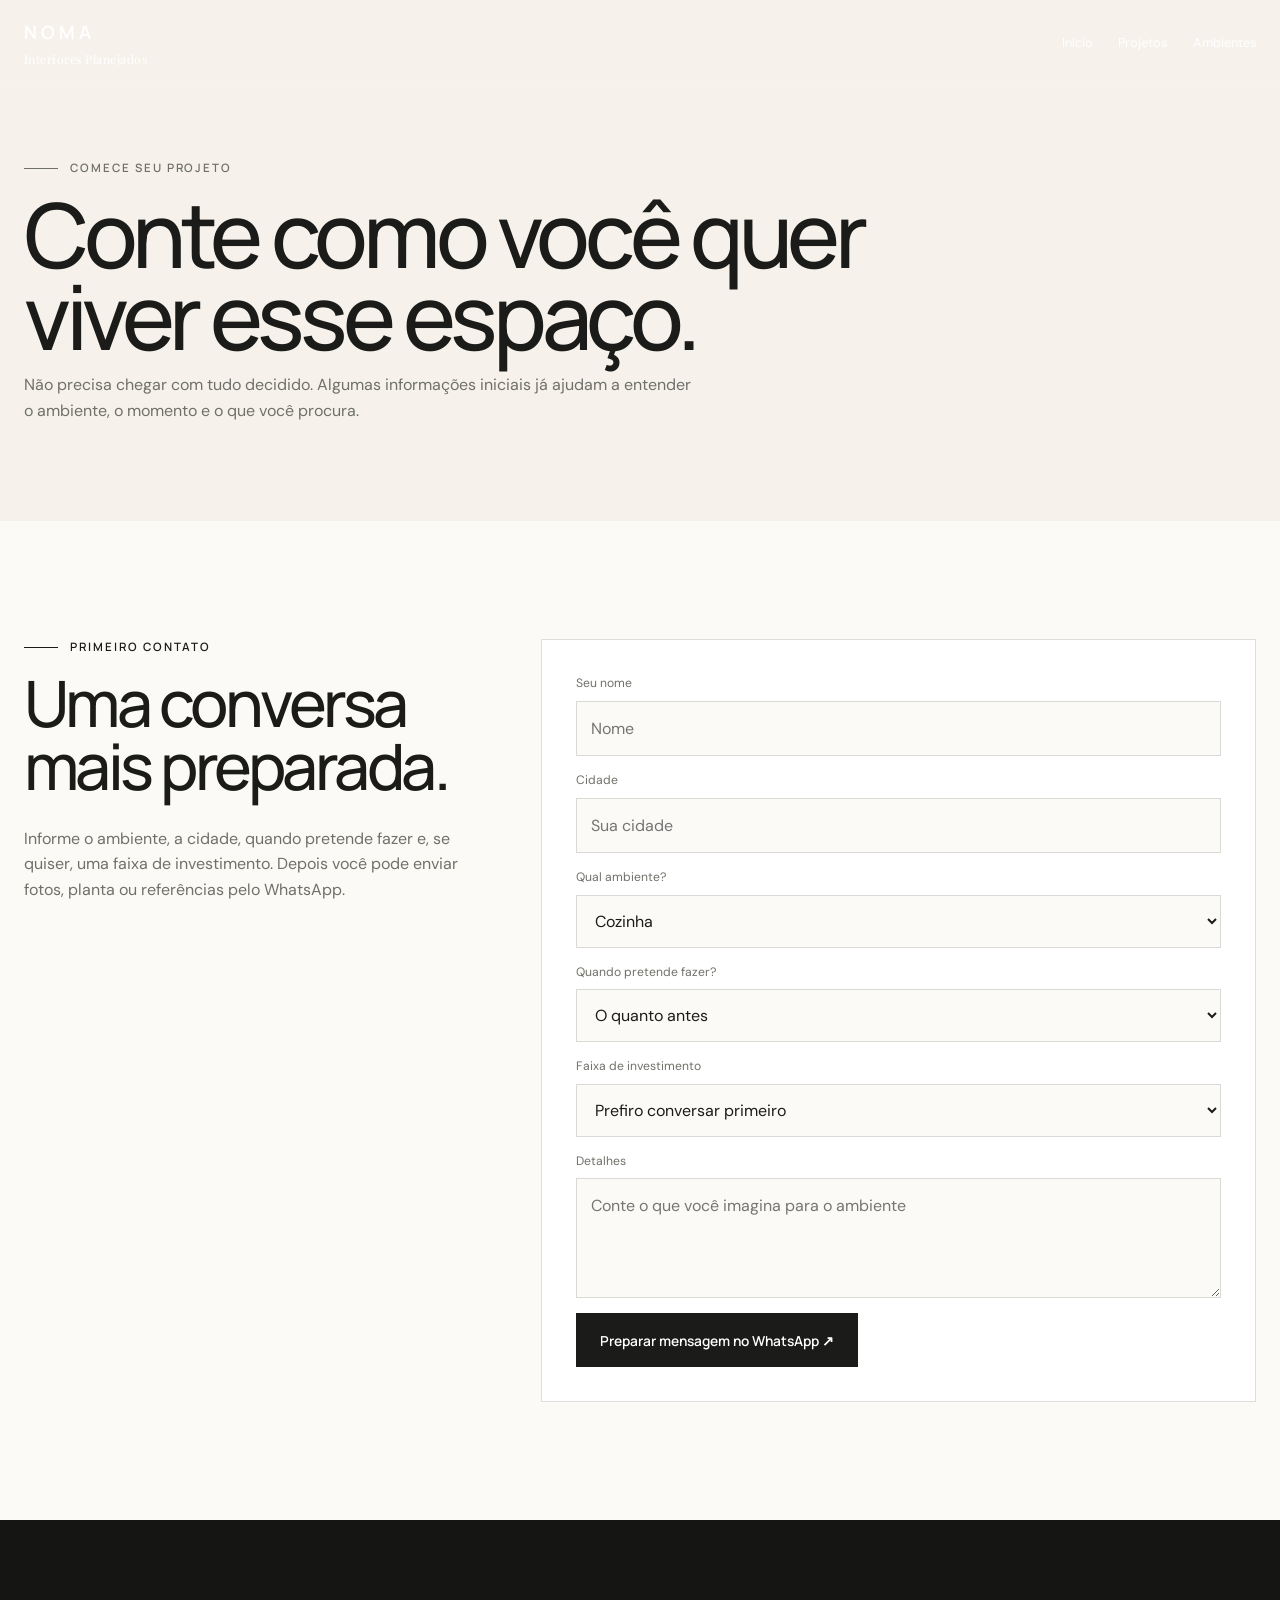
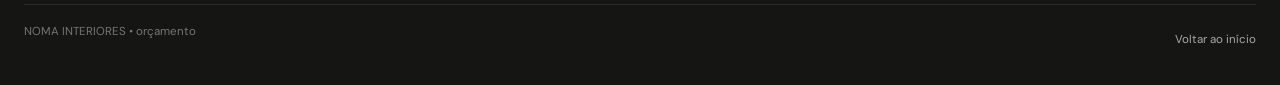
<file: orcamento.html>
<!doctype html><html lang="pt-BR"><head><meta charset="utf-8"><meta name="viewport" content="width=device-width,initial-scale=1"><title>Orçamento | NOMA Interiores</title><link rel="stylesheet" href="styles.css"></head><body><header class="header scrolled"><div class="shell header-inner"><a class="brand" href="index.html"><span class="brand-main">NOMA</span><span class="brand-sub">Interiores Planejados</span></a><nav class="nav"><a href="index.html">Início</a><a href="projetos.html">Projetos</a><a href="ambientes.html">Ambientes</a></nav><button class="menu">☰</button></div></header><main><section class="page-hero"><div class="shell"><p class="eyebrow">Comece seu projeto</p><h1>Conte como você quer<br>viver esse espaço.</h1><p>Não precisa chegar com tudo decidido. Algumas informações iniciais já ajudam a entender o ambiente, o momento e o que você procura.</p></div></section><section class="section"><div class="shell budget"><aside><p class="eyebrow">Primeiro contato</p><h2>Uma conversa mais preparada.</h2><p style="color:var(--muted)">Informe o ambiente, a cidade, quando pretende fazer e, se quiser, uma faixa de investimento. Depois você pode enviar fotos, planta ou referências pelo WhatsApp.</p></aside><form class="lead-form" id="budgetForm"><div class="field"><label>Seu nome</label><input name="nome" required placeholder="Nome"></div><div class="field"><label>Cidade</label><input name="cidade" required placeholder="Sua cidade"></div><div class="field"><label>Qual ambiente?</label><select name="ambiente"><option>Cozinha</option><option>Dormitório</option><option>Living / sala</option><option>Home office</option><option>Área gourmet</option><option>Mais de um ambiente</option></select></div><div class="field"><label>Quando pretende fazer?</label><select name="previsao"><option>O quanto antes</option><option>1 a 3 meses</option><option>3 a 6 meses</option><option>Apenas pesquisando</option></select></div><div class="field"><label>Faixa de investimento</label><select name="investimento"><option>Prefiro conversar primeiro</option><option>Até R$ 10 mil</option><option>R$ 10 mil a R$ 25 mil</option><option>R$ 25 mil a R$ 50 mil</option><option>Acima de R$ 50 mil</option></select></div><div class="field"><label>Detalhes</label><textarea name="detalhes" placeholder="Conte o que você imagina para o ambiente"></textarea></div><button class="button button-dark" type="submit">Preparar mensagem no WhatsApp ↗</button></form></div></section></main><footer class="footer"><div class="shell fine"><span>NOMA INTERIORES • orçamento</span><a href="index.html">Voltar ao início</a></div></footer><script src="app.js"></script></body></html>
</file>
<file: styles.css>
@import url('https://fonts.googleapis.com/css2?family=DM+Sans:wght@400;500;600&family=Manrope:wght@400;500;600&family=Playfair+Display:ital,wght@0,500;0,600;1,500&display=swap');
:root{--ink:#1b1c19;--paper:#f6f2eb;--paper2:#eee7dc;--white:#fff;--muted:#6f7169;--line:rgba(27,28,25,.15);--wood:#9a7658;--olive:#4f5c4c;--serif:"Playfair Display",Georgia,serif;--sans:"DM Sans",sans-serif;--display:"Manrope",sans-serif;--max:1240px}
*{box-sizing:border-box}html{scroll-behavior:smooth}body{margin:0;background:#fbfaf7;color:var(--ink);font:16px/1.6 var(--sans);overflow-x:hidden}a{text-decoration:none;color:inherit}img{display:block;width:100%}button,input,select,textarea{font:inherit}.shell{width:min(var(--max),calc(100% - 48px));margin:auto}.section{padding:118px 0}.eyebrow{margin:0 0 18px;font:600 .72rem var(--display);letter-spacing:.17em;text-transform:uppercase}.eyebrow:before{content:"";display:inline-block;width:34px;height:1px;margin:0 12px 3px 0;background:currentColor}.eyebrow.light{color:rgba(255,255,255,.72)}h1,h2,h3,p{margin-top:0}h2{font:500 clamp(2.8rem,5vw,5.3rem)/.98 var(--display);letter-spacing:-.055em;margin-bottom:28px}h1 em,h2 em{font-family:var(--serif);font-weight:500}.button{display:inline-flex;align-items:center;justify-content:center;gap:10px;min-height:54px;padding:0 23px;border:1px solid transparent;font:600 .86rem var(--display);transition:.25s;cursor:pointer}.button:hover{transform:translateY(-2px)}.button-dark{background:var(--ink);color:#fff}.button-light{background:#fff;color:var(--ink)}.button-ghost{background:rgba(255,255,255,.08);border-color:rgba(255,255,255,.42);color:#fff;backdrop-filter:blur(10px)}.button-outline{border-color:var(--ink);background:transparent}.text-link{display:inline-flex;gap:14px;align-items:center;padding-bottom:7px;border-bottom:1px solid currentColor;font-weight:600;font-size:.9rem}
.header{position:fixed;inset:0 0 auto;z-index:100;color:#fff;border-bottom:1px solid rgba(255,255,255,.14);transition:.35s}.header.scrolled{color:var(--ink);background:rgba(251,250,247,.94);backdrop-filter:blur(18px);border-color:var(--line);box-shadow:0 8px 30px rgba(0,0,0,.05)}.header-inner{height:86px;display:flex;align-items:center;gap:28px}.brand{display:flex;flex-direction:column;line-height:1}.brand-main{font:600 1.15rem var(--display);letter-spacing:.22em}.brand-sub{margin-top:6px;font:.76rem var(--serif);letter-spacing:.04em}.nav{display:flex;gap:clamp(16px,2vw,30px);margin-left:auto}.nav a{font-size:.8rem}.header-cta{min-height:44px;padding-inline:18px}.menu{display:none;margin-left:auto;width:44px;height:44px;border:0;background:transparent;color:inherit}
.hero{position:relative;min-height:100svh;display:flex;align-items:end;color:#fff;overflow:hidden}.hero-image{position:absolute;inset:0;height:100%;object-fit:cover;animation:heroZoom 16s ease-out both}@keyframes heroZoom{from{transform:scale(1.05)}to{transform:scale(1)}}.hero-overlay{position:absolute;inset:0;background:linear-gradient(90deg,rgba(14,15,13,.86) 0%,rgba(14,15,13,.48) 46%,rgba(14,15,13,.12) 100%),linear-gradient(0deg,rgba(0,0,0,.4),transparent 45%)}.hero-content{position:relative;z-index:2;padding:165px 0 90px}.hero h1{max-width:980px;margin:0 0 28px;font:500 clamp(3.7rem,7.5vw,7.7rem)/.89 var(--display);letter-spacing:-.066em}.hero-lead{max-width:640px;color:rgba(255,255,255,.84);font-size:1.08rem}.hero-actions{display:flex;gap:12px;flex-wrap:wrap;margin-top:34px}.hero-proof{display:flex;gap:14px;align-items:center;flex-wrap:wrap;margin-top:52px;color:rgba(255,255,255,.66);font-size:.72rem;letter-spacing:.08em;text-transform:uppercase}.hero-proof span{width:3px;height:3px;border-radius:50%;background:#fff}.hero-card{position:absolute;z-index:3;right:max(24px,calc((100vw - var(--max))/2));bottom:60px;width:310px;padding:20px;background:rgba(20,21,18,.58);backdrop-filter:blur(16px);border:1px solid rgba(255,255,255,.18)}.hero-card small{color:#cfd1cb}.hero-card strong{display:block;font:500 1.6rem var(--serif);margin:6px 0}.hero-card span{font-size:.75rem;color:#d8d9d3}.scroll{position:absolute;z-index:3;left:50%;bottom:28px;width:25px;height:42px;border:1px solid rgba(255,255,255,.46);border-radius:20px}.scroll:after{content:"";position:absolute;top:8px;left:11px;width:2px;height:7px;background:#fff;animation:scroll 1.6s infinite}@keyframes scroll{0%{opacity:0;transform:translateY(0)}35%{opacity:1}100%{opacity:0;transform:translateY(14px)}}
.signature{background:var(--paper)}.signature-grid{display:grid;grid-template-columns:.76fr 1.24fr;gap:clamp(55px,8vw,130px);align-items:center}.signature-copy p:not(.eyebrow){max-width:480px;color:var(--muted);font-size:1.03rem}.signature-visual{position:relative;min-height:700px}.signature-visual .main{position:absolute;inset:0 0 0 18%;height:100%;object-fit:cover}.signature-visual .detail{position:absolute;width:43%;height:38%;left:0;bottom:8%;object-fit:cover;border:12px solid var(--paper)}.signature-note{position:absolute;right:18px;bottom:18px;background:rgba(255,255,255,.88);padding:12px 14px;font-size:.72rem;color:var(--muted)}
.heading{display:flex;justify-content:space-between;align-items:end;gap:60px;margin-bottom:54px}.heading h2{margin:0}.heading>p{max-width:420px;color:var(--muted);margin:0}.room-grid{display:grid;grid-template-columns:1.2fr .8fr .8fr;grid-template-rows:360px 290px;gap:14px}.room-card{position:relative;overflow:hidden}.room-card:first-child{grid-row:1/3}.room-card.wide{grid-column:2/4}.room-card img{height:100%;object-fit:cover;transition:.7s}.room-card:hover img{transform:scale(1.04)}.room-card:after{content:"";position:absolute;inset:0;background:linear-gradient(0deg,rgba(12,13,11,.7),transparent 60%)}.room-copy{position:absolute;z-index:2;inset:auto 24px 22px;color:#fff}.room-copy small{display:block;opacity:.65}.room-copy h3{font:500 2rem var(--serif);margin:5px 0}.room-copy a{font-size:.76rem;border-bottom:1px solid rgba(255,255,255,.6)}
.feature-project{background:var(--ink);color:#fff}.feature-grid{display:grid;grid-template-columns:1.08fr .92fr;gap:0;min-height:680px}.feature-photo{background:url('https://images.unsplash.com/photo-1600566753190-17f0baa2a6c3?auto=format&fit=crop&w=1800&q=88') center/cover}.feature-copy{padding:64px;display:flex;flex-direction:column;justify-content:center}.feature-copy h2{font-size:clamp(3.3rem,5vw,5.6rem)}.feature-copy p{color:#c8c9c3}.feature-meta{display:grid;grid-template-columns:1fr 1fr;gap:0;border-top:1px solid rgba(255,255,255,.15);margin:30px 0}.feature-meta div{padding:18px 18px 18px 0;border-bottom:1px solid rgba(255,255,255,.15)}.feature-meta small{display:block;color:#9c9e97}.feature-meta strong{font-weight:500}
.values{background:#fbfaf7}.value-grid{display:grid;grid-template-columns:repeat(4,1fr);gap:14px}.value{min-height:280px;padding:26px;border:1px solid var(--line);background:#fff}.value b{font-size:.72rem;color:var(--wood)}.value h3{font:500 1.65rem var(--serif);margin:76px 0 10px}.value p{color:var(--muted);font-size:.9rem}
.materials{background:var(--paper2)}.material-grid{display:grid;grid-template-columns:repeat(4,1fr);gap:14px}.material{background:#f8f5f0;padding:12px}.material-swatch{height:300px;background:center/cover}.material h3{font:500 1.45rem var(--serif);margin:16px 0 5px}.material p{color:var(--muted);font-size:.82rem}
.portfolio{background:#171815;color:#fff}.portfolio .heading>p{color:#b1b3ac}.portfolio-grid{display:grid;grid-template-columns:1.2fr .8fr .8fr;grid-auto-rows:330px;gap:12px}.project{position:relative;border:0;padding:0;background:#111;overflow:hidden;text-align:left;cursor:pointer}.project.large{grid-row:span 2}.project.wide{grid-column:span 2}.project img{height:100%;object-fit:cover;transition:.7s}.project:hover img{transform:scale(1.04)}.project:after{content:"";position:absolute;inset:0;background:linear-gradient(0deg,rgba(6,7,6,.75),transparent 62%)}.project-copy{position:absolute;z-index:2;inset:auto 24px 22px;color:#fff}.project-copy small{opacity:.6}.project-copy strong{display:block;font:500 1.55rem var(--serif);margin-top:4px}
.process{background:#faf9f6}.process-list{display:grid;grid-template-columns:repeat(5,1fr);margin:0;padding:0;list-style:none;border-top:1px solid var(--line)}.process-list li{min-height:300px;padding:24px;border-right:1px solid var(--line)}.process-list li:first-child{border-left:1px solid var(--line)}.process-list span{color:var(--muted);font-size:.7rem}.process-list h3{font:500 1.5rem var(--serif);margin:68px 0 10px}.process-list p{color:var(--muted);font-size:.86rem}
.promise{background:var(--olive);color:#fff}.promise-grid{display:grid;grid-template-columns:.85fr 1.15fr;gap:80px;align-items:center}.promise-copy p{color:#d7dfd3}.promise-list{display:grid;grid-template-columns:1fr 1fr;gap:12px}.promise-item{padding:24px;border:1px solid rgba(255,255,255,.18);min-height:190px}.promise-item b{font-size:.7rem;color:#d6c8b7}.promise-item h3{font:500 1.55rem var(--serif);margin:45px 0 8px}.promise-item p{font-size:.84rem;color:#d7dfd3}
.faq{display:grid;grid-template-columns:.7fr 1.3fr;gap:70px}.faq details{padding:21px 0;border-bottom:1px solid var(--line)}.faq summary{list-style:none;cursor:pointer;display:flex;justify-content:space-between;font-weight:600}.faq summary:after{content:"+";color:var(--wood)}.faq details[open] summary:after{content:"–"}.faq p{color:var(--muted);padding-right:40px}
.final{position:relative;min-height:680px;color:#fff;display:flex;align-items:center;overflow:hidden}.final>img{position:absolute;inset:0;height:100%;object-fit:cover}.final:after{content:"";position:absolute;inset:0;background:linear-gradient(90deg,rgba(16,17,14,.86),rgba(16,17,14,.18))}.final-copy{position:relative;z-index:2;max-width:800px}.final-copy h2{font-size:clamp(3.4rem,6vw,6.4rem)}.final-copy p{max-width:560px;color:#e2e4de}.footer{padding:48px 0 28px;background:#151613;color:#fff}.footgrid{display:grid;grid-template-columns:1.2fr repeat(3,.55fr);gap:30px}.footer a,.footer p{display:block;color:#a7aaa2;margin:8px 0}.fine{display:flex;justify-content:space-between;gap:16px;border-top:1px solid rgba(255,255,255,.1);padding-top:18px;margin-top:36px;font-size:.72rem;color:#74776f}
.page-hero{padding:160px 0 82px;background:var(--paper)}.page-hero h1{font:500 clamp(3.7rem,7vw,7rem)/.91 var(--display);letter-spacing:-.06em;margin:16px 0}.page-hero p{max-width:670px;color:var(--muted)}.room-list{display:grid;gap:70px}.room-row{display:grid;grid-template-columns:1.15fr .85fr;gap:60px;align-items:center}.room-row:nth-child(even){grid-template-columns:.85fr 1.15fr}.room-row:nth-child(even) img{order:2}.room-row img{height:540px;object-fit:cover}.room-row h2{font-size:3.6rem}.room-row p{color:var(--muted)}.project-page-grid{display:grid;grid-template-columns:1fr 1fr;gap:14px}.case{position:relative;min-height:520px;overflow:hidden}.case.large{grid-column:1/-1;min-height:650px}.case img{height:100%;object-fit:cover}.case:after{content:"";position:absolute;inset:0;background:linear-gradient(0deg,rgba(9,10,8,.72),transparent 60%)}.case div{position:absolute;z-index:2;left:28px;bottom:26px;color:#fff}.case h3{font:500 2.25rem var(--serif);margin:6px 0}.budget{display:grid;grid-template-columns:.78fr 1.22fr;gap:60px}.lead-form{background:#fff;border:1px solid var(--line);padding:34px}.field{display:grid;gap:7px;margin-bottom:15px}.field label{font-size:.76rem;color:var(--muted)}.field input,.field select,.field textarea{padding:14px;border:1px solid var(--line);background:#fbfaf7;color:var(--ink)}.field textarea{min-height:120px}.reveal{opacity:0;transform:translateY(22px);transition:.75s}.reveal.visible{opacity:1;transform:none}
@media(max-width:980px){.nav{position:fixed;display:none;inset:78px 14px auto;background:#fbfaf7;color:var(--ink);border:1px solid var(--line);padding:20px;flex-direction:column}.nav.open{display:flex}.header-cta{display:none}.menu{display:block}.signature-grid,.feature-grid,.promise-grid,.faq,.budget{grid-template-columns:1fr}.signature-visual{min-height:580px}.feature-photo{min-height:520px}.room-grid{grid-template-columns:1fr 1fr;grid-template-rows:360px 300px 300px}.room-card:first-child{grid-column:1/3;grid-row:auto}.room-card.wide{grid-column:1/3}.value-grid,.material-grid,.process-list{grid-template-columns:1fr 1fr}.portfolio-grid{grid-template-columns:1fr 1fr}.project.large{grid-column:1/3;grid-row:auto}.project.wide{grid-column:auto}.footgrid{grid-template-columns:1fr 1fr}.room-row,.room-row:nth-child(even){grid-template-columns:1fr}.room-row:nth-child(even) img{order:0}}
@media(max-width:620px){.shell{width:min(var(--max),calc(100% - 28px))}.hero h1{font-size:3.6rem}.hero-card{display:none}.section{padding:76px 0}.heading{align-items:flex-start;flex-direction:column}.signature-visual{min-height:470px}.signature-visual .main{inset:0 0 0 12%}.signature-visual .detail{width:48%;height:34%;border-width:7px}.room-grid,.value-grid,.material-grid,.process-list,.portfolio-grid,.promise-list,.project-page-grid{grid-template-columns:1fr}.room-grid{grid-template-rows:repeat(5,320px)}.room-card:first-child,.room-card.wide,.project.large,.project.wide,.case.large{grid-column:auto}.feature-copy{padding:36px 24px}.material-swatch{height:260px}.final{min-height:620px}.footgrid{grid-template-columns:1fr}.fine{flex-direction:column}.page-hero h1{font-size:3.8rem}.room-row img{height:420px}}
</file>
